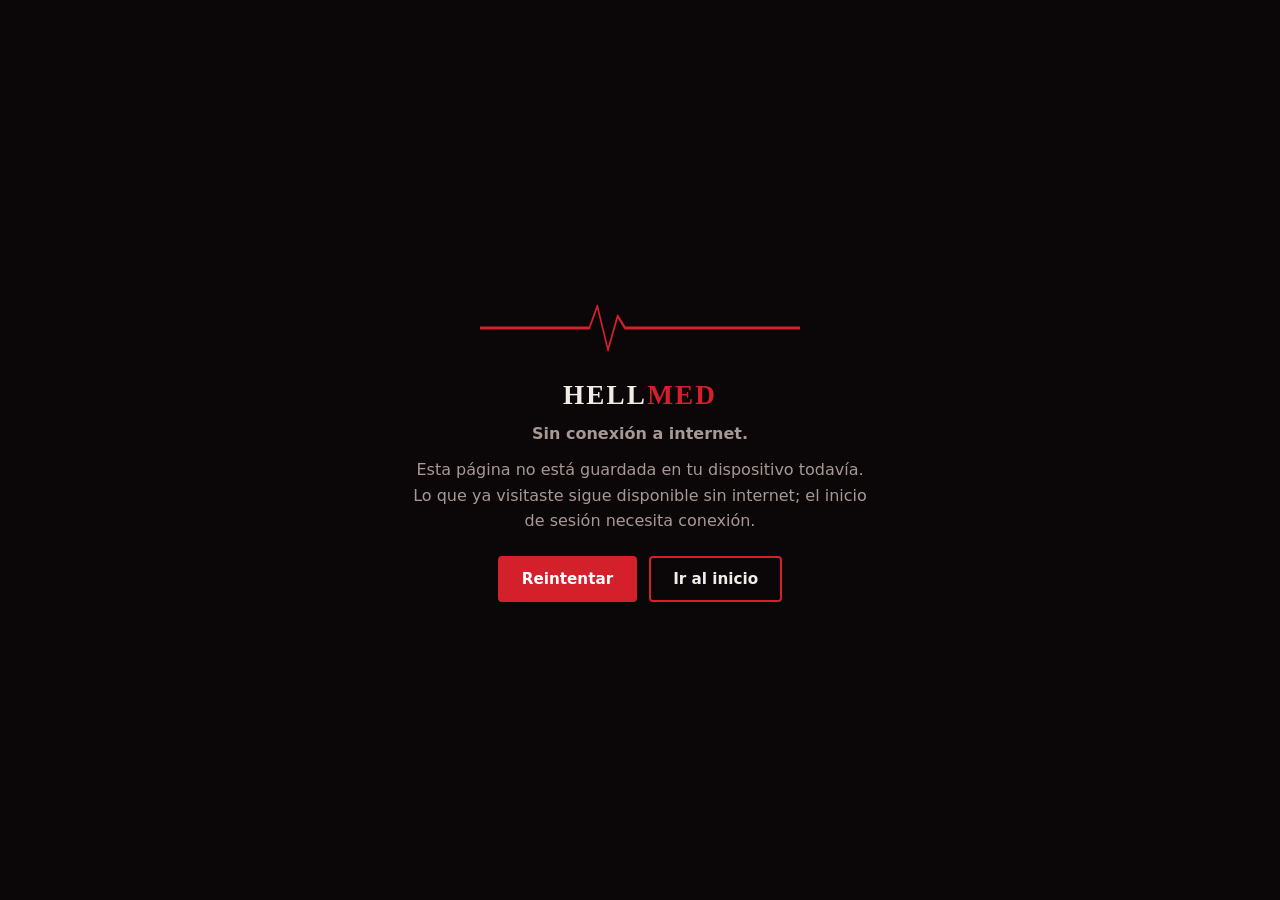
<file: offline.html>
<!DOCTYPE html>
<html lang="es">
<head>
  <meta charset="UTF-8">
  <meta name="viewport" content="width=device-width, initial-scale=1.0">
  <meta name="theme-color" content="#0b0708">
  <title>Sin conexión | HELLMED</title>
  <style>
    *{box-sizing:border-box}
    body{margin:0;min-height:100vh;display:grid;place-items:center;padding:24px;background:#0b0708;color:#f3ebe7;
      font-family:system-ui,-apple-system,"Segoe UI",Roboto,sans-serif;text-align:center}
    main{max-width:460px}
    .pulse{width:100%;max-width:320px;height:60px;margin:0 auto 18px}
    .pulse polyline{fill:none;stroke:#d3202a;stroke-width:3;stroke-linecap:round;stroke-linejoin:round}
    h1{font-family:Georgia,serif;letter-spacing:.08em;font-size:1.7rem;margin:0 0 6px}
    h1 span{color:#d3202a}
    p{color:#a89894;line-height:1.6;margin:10px 0}
    .actions{display:flex;gap:12px;justify-content:center;flex-wrap:wrap;margin-top:22px}
    a,button{font:600 .95rem system-ui,sans-serif;padding:12px 22px;border-radius:4px;border:2px solid #d3202a;cursor:pointer;text-decoration:none}
    button{background:#d3202a;color:#fff} a{background:transparent;color:#f3ebe7}
    a:hover,button:hover{filter:brightness(1.15)}
  </style>
</head>
<body>
  <main>
    <svg class="pulse" viewBox="0 0 600 60" preserveAspectRatio="none" aria-hidden="true">
      <polyline points="0,30 180,30 205,30 220,8 240,52 258,18 272,30 600,30"/>
    </svg>
    <h1>HELL<span>MED</span></h1>
    <p><strong>Sin conexión a internet.</strong></p>
    <p>Esta página no está guardada en tu dispositivo todavía. Lo que ya visitaste sigue disponible sin internet; el inicio de sesión necesita conexión.</p>
    <div class="actions">
      <button type="button" onclick="location.reload()">Reintentar</button>
      <a href="index.html">Ir al inicio</a>
    </div>
  </main>
</body>
</html>
</file>
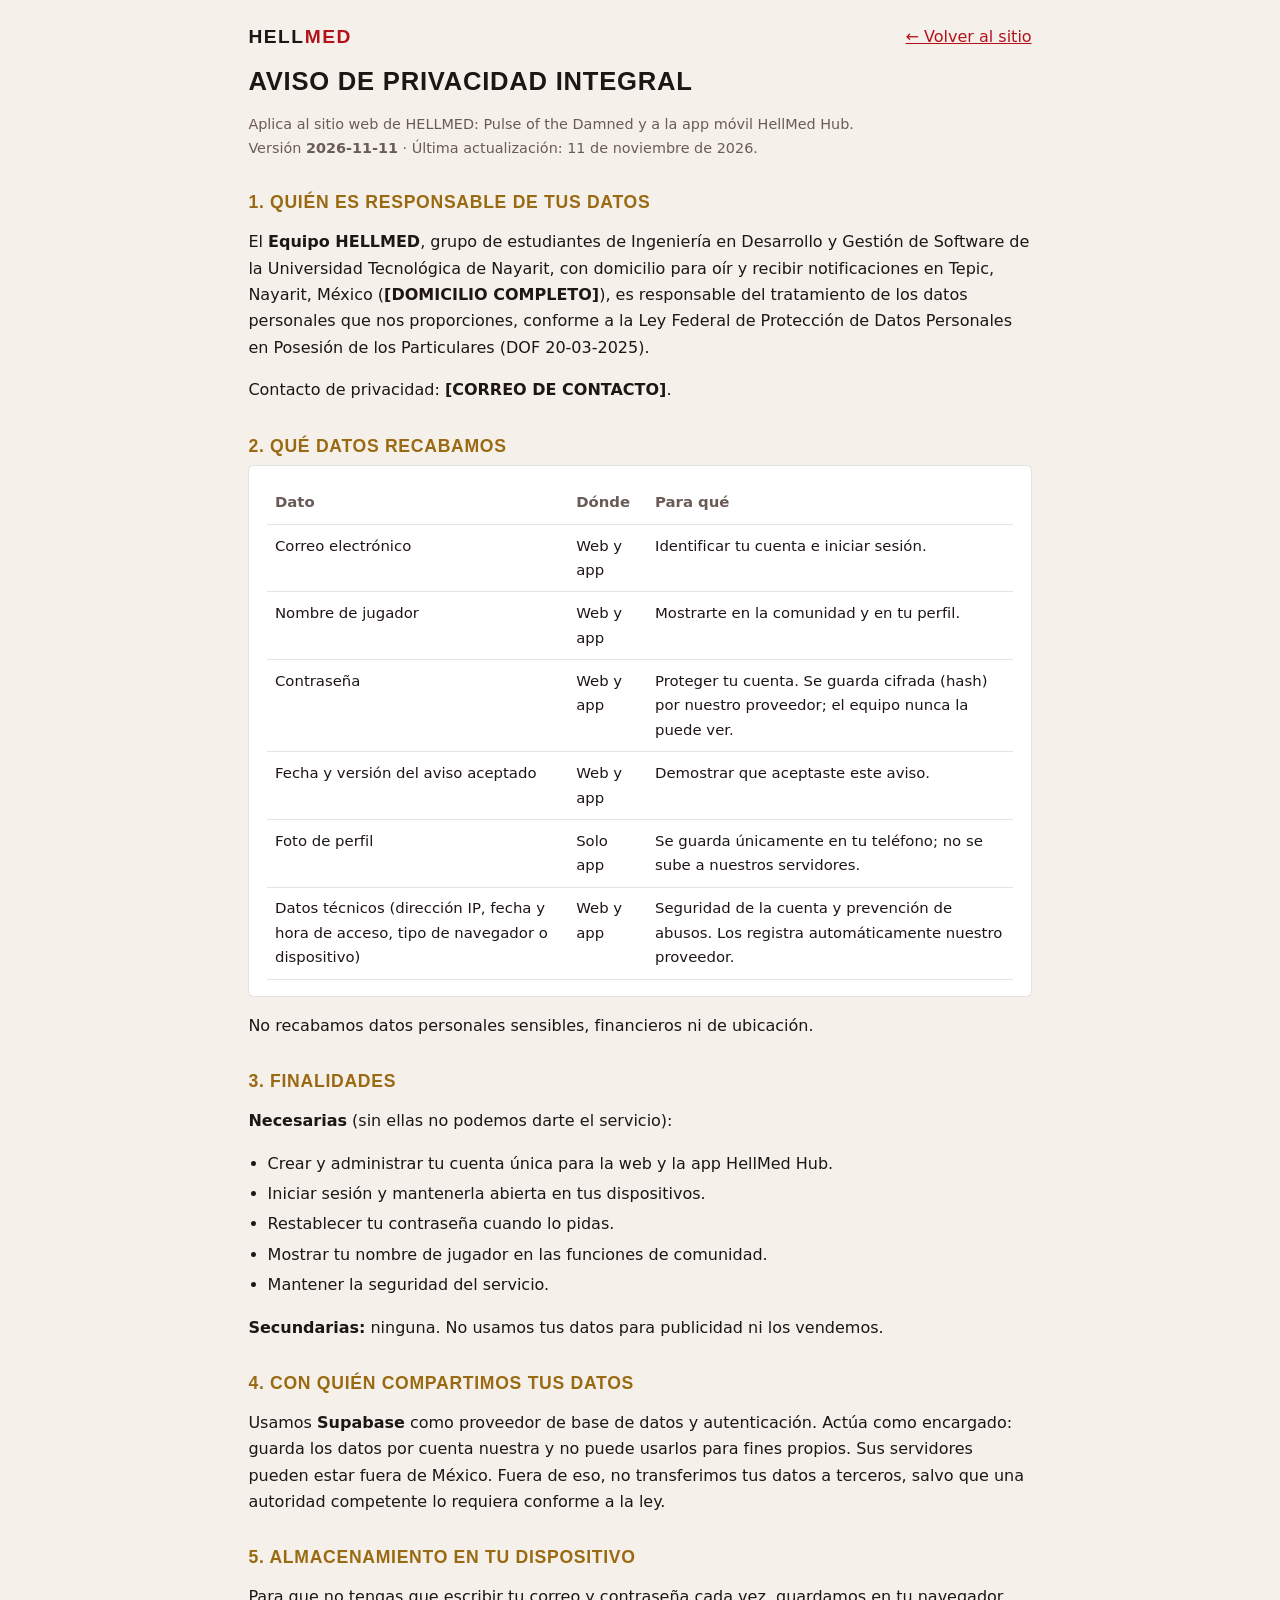
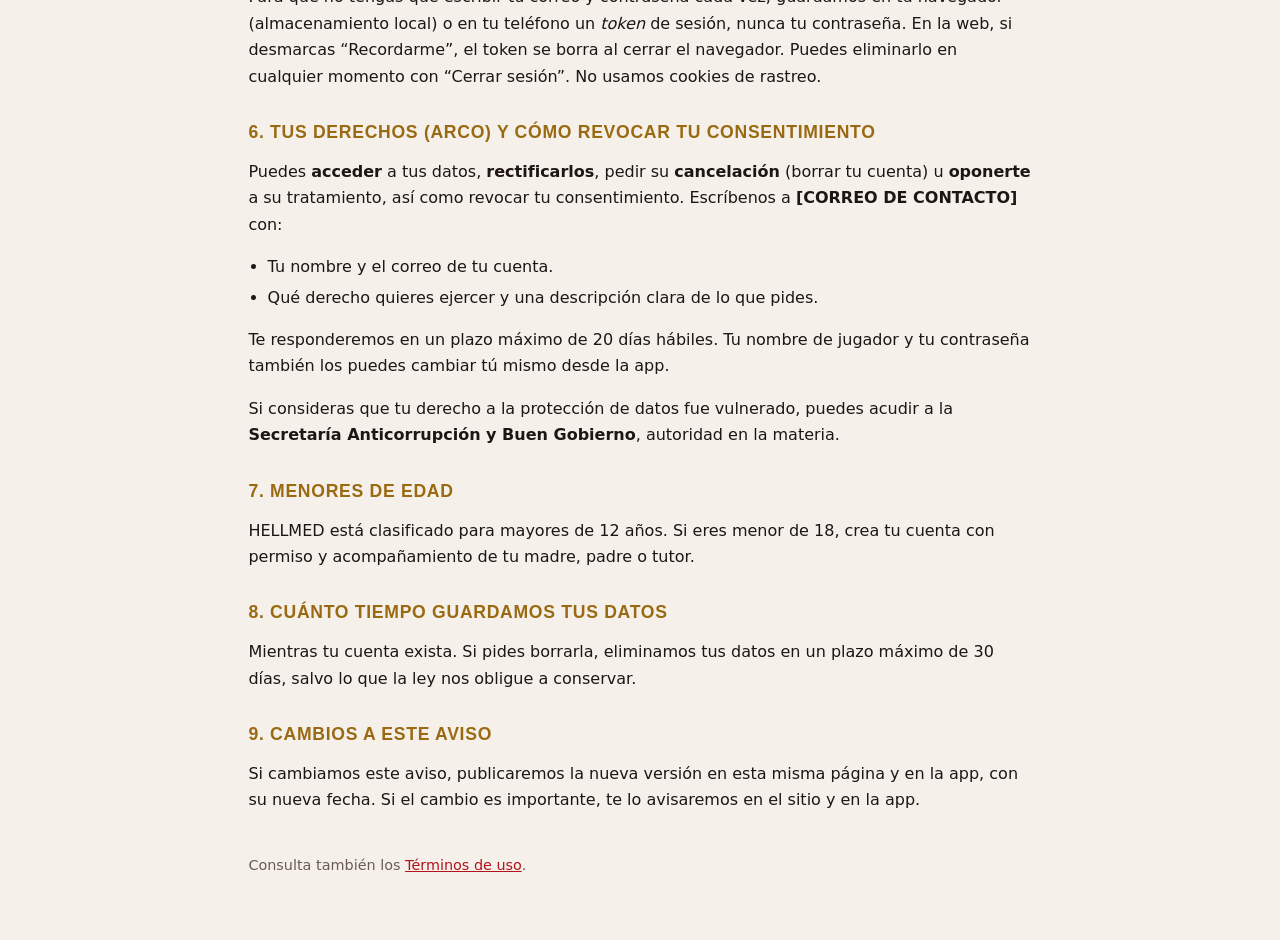
<file: legal/aviso-privacidad.html>
<!DOCTYPE html>
<!--
  HELLMED · Aviso de privacidad integral
  FUENTE ÚNICA: este mismo archivo lo muestran
    - la web (enlace en el registro y en el footer)
    - la app móvil (WebView; copia sin conexión en app/src/main/assets/legal/)
  Si lo cambias: sube la fecha/versión aquí, en app.js (PRIVACY_VERSION)
  y en la app (Legal.kt → VERSION_AVISO), y vuelve a copiarlo a la app.
  ⚠ Plantilla preparada para un proyecto escolar. Antes de publicar el juego
  de forma comercial, que la revise una persona con conocimientos legales.
-->
<html lang="es">
<head>
  <meta charset="UTF-8">
  <meta name="viewport" content="width=device-width, initial-scale=1.0">
  <meta name="color-scheme" content="dark light">
  <title>Aviso de privacidad · HELLMED</title>
  <style>
    :root { --bg:#0b0708; --surface:#1a1112; --text:#f3ebe7; --muted:#a89894; --primary:#d3202a; --gold:#e0a43a; --border:rgba(255,255,255,.09); }
    @media (prefers-color-scheme: light) {
      :root { --bg:#f5f0ea; --surface:#ffffff; --text:#1e1515; --muted:#6a5b57; --primary:#b3121b; --gold:#9a6a12; --border:rgba(40,20,20,.12); }
    }
    * { box-sizing: border-box; }
    body { margin:0; background:var(--bg); color:var(--text); font:16px/1.65 Inter, system-ui, -apple-system, "Segoe UI", Roboto, sans-serif; }
    main { max-width: 820px; margin: 0 auto; padding: 1.5rem 1.15rem 3rem; }
    .top { display:flex; justify-content:space-between; align-items:center; gap:1rem; margin-bottom:1rem; }
    .brand { font:700 1.2rem Oswald, "Arial Narrow", sans-serif; letter-spacing:.08em; }
    .brand span { color: var(--primary); }
    a { color: var(--primary); }
    h1 { font:700 1.6rem/1.25 Oswald, "Arial Narrow", sans-serif; letter-spacing:.03em; text-transform:uppercase; margin:.4rem 0 .2rem; }
    h2 { font:600 1.1rem Oswald, "Arial Narrow", sans-serif; letter-spacing:.04em; text-transform:uppercase; margin:2rem 0 .5rem; color: var(--gold); }
    .meta { color: var(--muted); font-size:.9rem; }
    .box { background:var(--surface); border:1px solid var(--border); border-radius:6px; padding:1rem 1.1rem; }
    ul { padding-left: 1.2rem; }
    li { margin:.25rem 0; }
    table { width:100%; border-collapse:collapse; font-size:.93rem; }
    th, td { text-align:left; vertical-align:top; padding:.55rem .5rem; border-bottom:1px solid var(--border); }
    th { color: var(--muted); font-weight:600; }
    body.en-app .top { display:none; } /* En la app móvil no hace falta el enlace de regreso */
  </style>
</head>
<body>
  <script>if (/[?&]app=1/.test(location.search)) document.body.classList.add('en-app');</script>
  <main>
    <div class="top">
      <span class="brand">HELL<span>MED</span></span>
      <a href="../index.html">← Volver al sitio</a>
    </div>

    <h1>Aviso de privacidad integral</h1>
    <p class="meta">Aplica al sitio web de HELLMED: Pulse of the Damned y a la app móvil HellMed Hub.<br>
      Versión <strong id="version">2026-11-11</strong> · Última actualización: 11 de noviembre de 2026.</p>

    <h2>1. Quién es responsable de tus datos</h2>
    <p>El <strong>Equipo HELLMED</strong>, grupo de estudiantes de Ingeniería en Desarrollo y Gestión de Software de la
      Universidad Tecnológica de Nayarit, con domicilio para oír y recibir notificaciones en Tepic, Nayarit, México
      (<strong>[DOMICILIO COMPLETO]</strong>), es responsable del tratamiento de los datos personales que nos proporciones,
      conforme a la Ley Federal de Protección de Datos Personales en Posesión de los Particulares (DOF 20-03-2025).</p>
    <p>Contacto de privacidad: <strong>[CORREO DE CONTACTO]</strong>.</p>

    <h2>2. Qué datos recabamos</h2>
    <div class="box">
      <table>
        <tr><th>Dato</th><th>Dónde</th><th>Para qué</th></tr>
        <tr><td>Correo electrónico</td><td>Web y app</td><td>Identificar tu cuenta e iniciar sesión.</td></tr>
        <tr><td>Nombre de jugador</td><td>Web y app</td><td>Mostrarte en la comunidad y en tu perfil.</td></tr>
        <tr><td>Contraseña</td><td>Web y app</td><td>Proteger tu cuenta. Se guarda cifrada (hash) por nuestro proveedor; el equipo nunca la puede ver.</td></tr>
        <tr><td>Fecha y versión del aviso aceptado</td><td>Web y app</td><td>Demostrar que aceptaste este aviso.</td></tr>
        <tr><td>Foto de perfil</td><td>Solo app</td><td>Se guarda únicamente en tu teléfono; no se sube a nuestros servidores.</td></tr>
        <tr><td>Datos técnicos (dirección IP, fecha y hora de acceso, tipo de navegador o dispositivo)</td><td>Web y app</td><td>Seguridad de la cuenta y prevención de abusos. Los registra automáticamente nuestro proveedor.</td></tr>
      </table>
    </div>
    <p>No recabamos datos personales sensibles, financieros ni de ubicación.</p>

    <h2>3. Finalidades</h2>
    <p><strong>Necesarias</strong> (sin ellas no podemos darte el servicio):</p>
    <ul>
      <li>Crear y administrar tu cuenta única para la web y la app HellMed Hub.</li>
      <li>Iniciar sesión y mantenerla abierta en tus dispositivos.</li>
      <li>Restablecer tu contraseña cuando lo pidas.</li>
      <li>Mostrar tu nombre de jugador en las funciones de comunidad.</li>
      <li>Mantener la seguridad del servicio.</li>
    </ul>
    <p><strong>Secundarias:</strong> ninguna. No usamos tus datos para publicidad ni los vendemos.</p>

    <h2>4. Con quién compartimos tus datos</h2>
    <p>Usamos <strong>Supabase</strong> como proveedor de base de datos y autenticación. Actúa como encargado: guarda los datos
      por cuenta nuestra y no puede usarlos para fines propios. Sus servidores pueden estar fuera de México.
      Fuera de eso, no transferimos tus datos a terceros, salvo que una autoridad competente lo requiera conforme a la ley.</p>

    <h2>5. Almacenamiento en tu dispositivo</h2>
    <p>Para que no tengas que escribir tu correo y contraseña cada vez, guardamos en tu navegador (almacenamiento local) o en
      tu teléfono un <em>token</em> de sesión, nunca tu contraseña. En la web, si desmarcas “Recordarme”, el token se borra al
      cerrar el navegador. Puedes eliminarlo en cualquier momento con “Cerrar sesión”. No usamos cookies de rastreo.</p>

    <h2>6. Tus derechos (ARCO) y cómo revocar tu consentimiento</h2>
    <p>Puedes <strong>acceder</strong> a tus datos, <strong>rectificarlos</strong>, pedir su <strong>cancelación</strong>
      (borrar tu cuenta) u <strong>oponerte</strong> a su tratamiento, así como revocar tu consentimiento.
      Escríbenos a <strong>[CORREO DE CONTACTO]</strong> con:</p>
    <ul>
      <li>Tu nombre y el correo de tu cuenta.</li>
      <li>Qué derecho quieres ejercer y una descripción clara de lo que pides.</li>
    </ul>
    <p>Te responderemos en un plazo máximo de 20 días hábiles. Tu nombre de jugador y tu contraseña también los puedes
      cambiar tú mismo desde la app.</p>
    <p>Si consideras que tu derecho a la protección de datos fue vulnerado, puedes acudir a la
      <strong>Secretaría Anticorrupción y Buen Gobierno</strong>, autoridad en la materia.</p>

    <h2>7. Menores de edad</h2>
    <p>HELLMED está clasificado para mayores de 12 años. Si eres menor de 18, crea tu cuenta con permiso y acompañamiento de
      tu madre, padre o tutor.</p>

    <h2>8. Cuánto tiempo guardamos tus datos</h2>
    <p>Mientras tu cuenta exista. Si pides borrarla, eliminamos tus datos en un plazo máximo de 30 días, salvo lo que la ley
      nos obligue a conservar.</p>

    <h2>9. Cambios a este aviso</h2>
    <p>Si cambiamos este aviso, publicaremos la nueva versión en esta misma página y en la app, con su nueva fecha.
      Si el cambio es importante, te lo avisaremos en el sitio y en la app.</p>

    <p class="meta" style="margin-top:2.5rem">Consulta también los <a href="terminos.html">Términos de uso</a>.</p>
  </main>
</body>
</html>
</file>
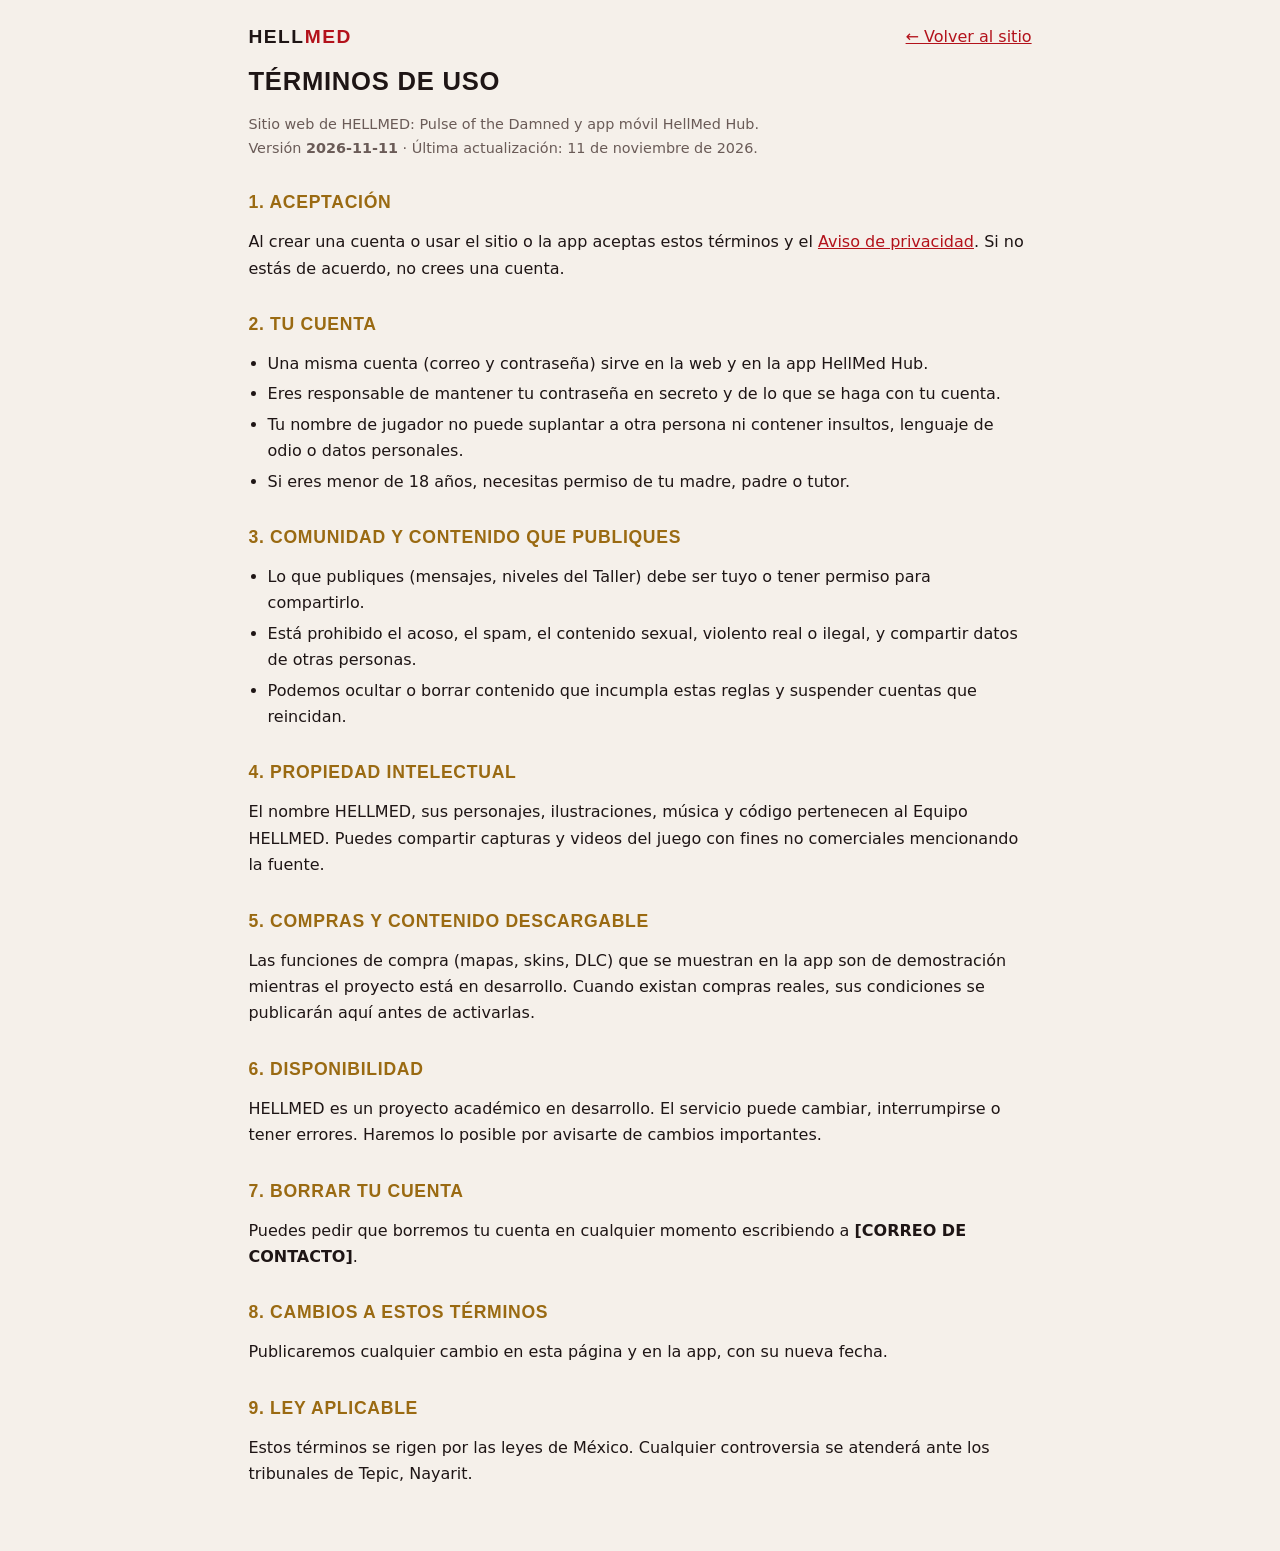
<file: legal/terminos.html>
<!DOCTYPE html>
<!--
  HELLMED · Términos de uso
  FUENTE ÚNICA para la web y la app móvil (igual que aviso-privacidad.html).
-->
<html lang="es">
<head>
  <meta charset="UTF-8">
  <meta name="viewport" content="width=device-width, initial-scale=1.0">
  <meta name="color-scheme" content="dark light">
  <title>Términos de uso · HELLMED</title>
  <style>
    :root { --bg:#0b0708; --surface:#1a1112; --text:#f3ebe7; --muted:#a89894; --primary:#d3202a; --gold:#e0a43a; --border:rgba(255,255,255,.09); }
    @media (prefers-color-scheme: light) {
      :root { --bg:#f5f0ea; --surface:#ffffff; --text:#1e1515; --muted:#6a5b57; --primary:#b3121b; --gold:#9a6a12; --border:rgba(40,20,20,.12); }
    }
    * { box-sizing: border-box; }
    body { margin:0; background:var(--bg); color:var(--text); font:16px/1.65 Inter, system-ui, -apple-system, "Segoe UI", Roboto, sans-serif; }
    main { max-width: 820px; margin: 0 auto; padding: 1.5rem 1.15rem 3rem; }
    .top { display:flex; justify-content:space-between; align-items:center; gap:1rem; margin-bottom:1rem; }
    .brand { font:700 1.2rem Oswald, "Arial Narrow", sans-serif; letter-spacing:.08em; }
    .brand span { color: var(--primary); }
    a { color: var(--primary); }
    h1 { font:700 1.6rem/1.25 Oswald, "Arial Narrow", sans-serif; letter-spacing:.03em; text-transform:uppercase; margin:.4rem 0 .2rem; }
    h2 { font:600 1.1rem Oswald, "Arial Narrow", sans-serif; letter-spacing:.04em; text-transform:uppercase; margin:2rem 0 .5rem; color: var(--gold); }
    .meta { color: var(--muted); font-size:.9rem; }
    ul { padding-left: 1.2rem; }
    li { margin:.25rem 0; }
    body.en-app .top { display:none; }
  </style>
</head>
<body>
  <script>if (/[?&]app=1/.test(location.search)) document.body.classList.add('en-app');</script>
  <main>
    <div class="top">
      <span class="brand">HELL<span>MED</span></span>
      <a href="../index.html">← Volver al sitio</a>
    </div>

    <h1>Términos de uso</h1>
    <p class="meta">Sitio web de HELLMED: Pulse of the Damned y app móvil HellMed Hub.<br>
      Versión <strong>2026-11-11</strong> · Última actualización: 11 de noviembre de 2026.</p>

    <h2>1. Aceptación</h2>
    <p>Al crear una cuenta o usar el sitio o la app aceptas estos términos y el
      <a href="aviso-privacidad.html">Aviso de privacidad</a>. Si no estás de acuerdo, no crees una cuenta.</p>

    <h2>2. Tu cuenta</h2>
    <ul>
      <li>Una misma cuenta (correo y contraseña) sirve en la web y en la app HellMed Hub.</li>
      <li>Eres responsable de mantener tu contraseña en secreto y de lo que se haga con tu cuenta.</li>
      <li>Tu nombre de jugador no puede suplantar a otra persona ni contener insultos, lenguaje de odio o datos personales.</li>
      <li>Si eres menor de 18 años, necesitas permiso de tu madre, padre o tutor.</li>
    </ul>

    <h2>3. Comunidad y contenido que publiques</h2>
    <ul>
      <li>Lo que publiques (mensajes, niveles del Taller) debe ser tuyo o tener permiso para compartirlo.</li>
      <li>Está prohibido el acoso, el spam, el contenido sexual, violento real o ilegal, y compartir datos de otras personas.</li>
      <li>Podemos ocultar o borrar contenido que incumpla estas reglas y suspender cuentas que reincidan.</li>
    </ul>

    <h2>4. Propiedad intelectual</h2>
    <p>El nombre HELLMED, sus personajes, ilustraciones, música y código pertenecen al Equipo HELLMED. Puedes compartir
      capturas y videos del juego con fines no comerciales mencionando la fuente.</p>

    <h2>5. Compras y contenido descargable</h2>
    <p>Las funciones de compra (mapas, skins, DLC) que se muestran en la app son de demostración mientras el proyecto está en
      desarrollo. Cuando existan compras reales, sus condiciones se publicarán aquí antes de activarlas.</p>

    <h2>6. Disponibilidad</h2>
    <p>HELLMED es un proyecto académico en desarrollo. El servicio puede cambiar, interrumpirse o tener errores. Haremos lo
      posible por avisarte de cambios importantes.</p>

    <h2>7. Borrar tu cuenta</h2>
    <p>Puedes pedir que borremos tu cuenta en cualquier momento escribiendo a <strong>[CORREO DE CONTACTO]</strong>.</p>

    <h2>8. Cambios a estos términos</h2>
    <p>Publicaremos cualquier cambio en esta página y en la app, con su nueva fecha.</p>

    <h2>9. Ley aplicable</h2>
    <p>Estos términos se rigen por las leyes de México. Cualquier controversia se atenderá ante los tribunales de Tepic, Nayarit.</p>
  </main>
</body>
</html>
</file>
